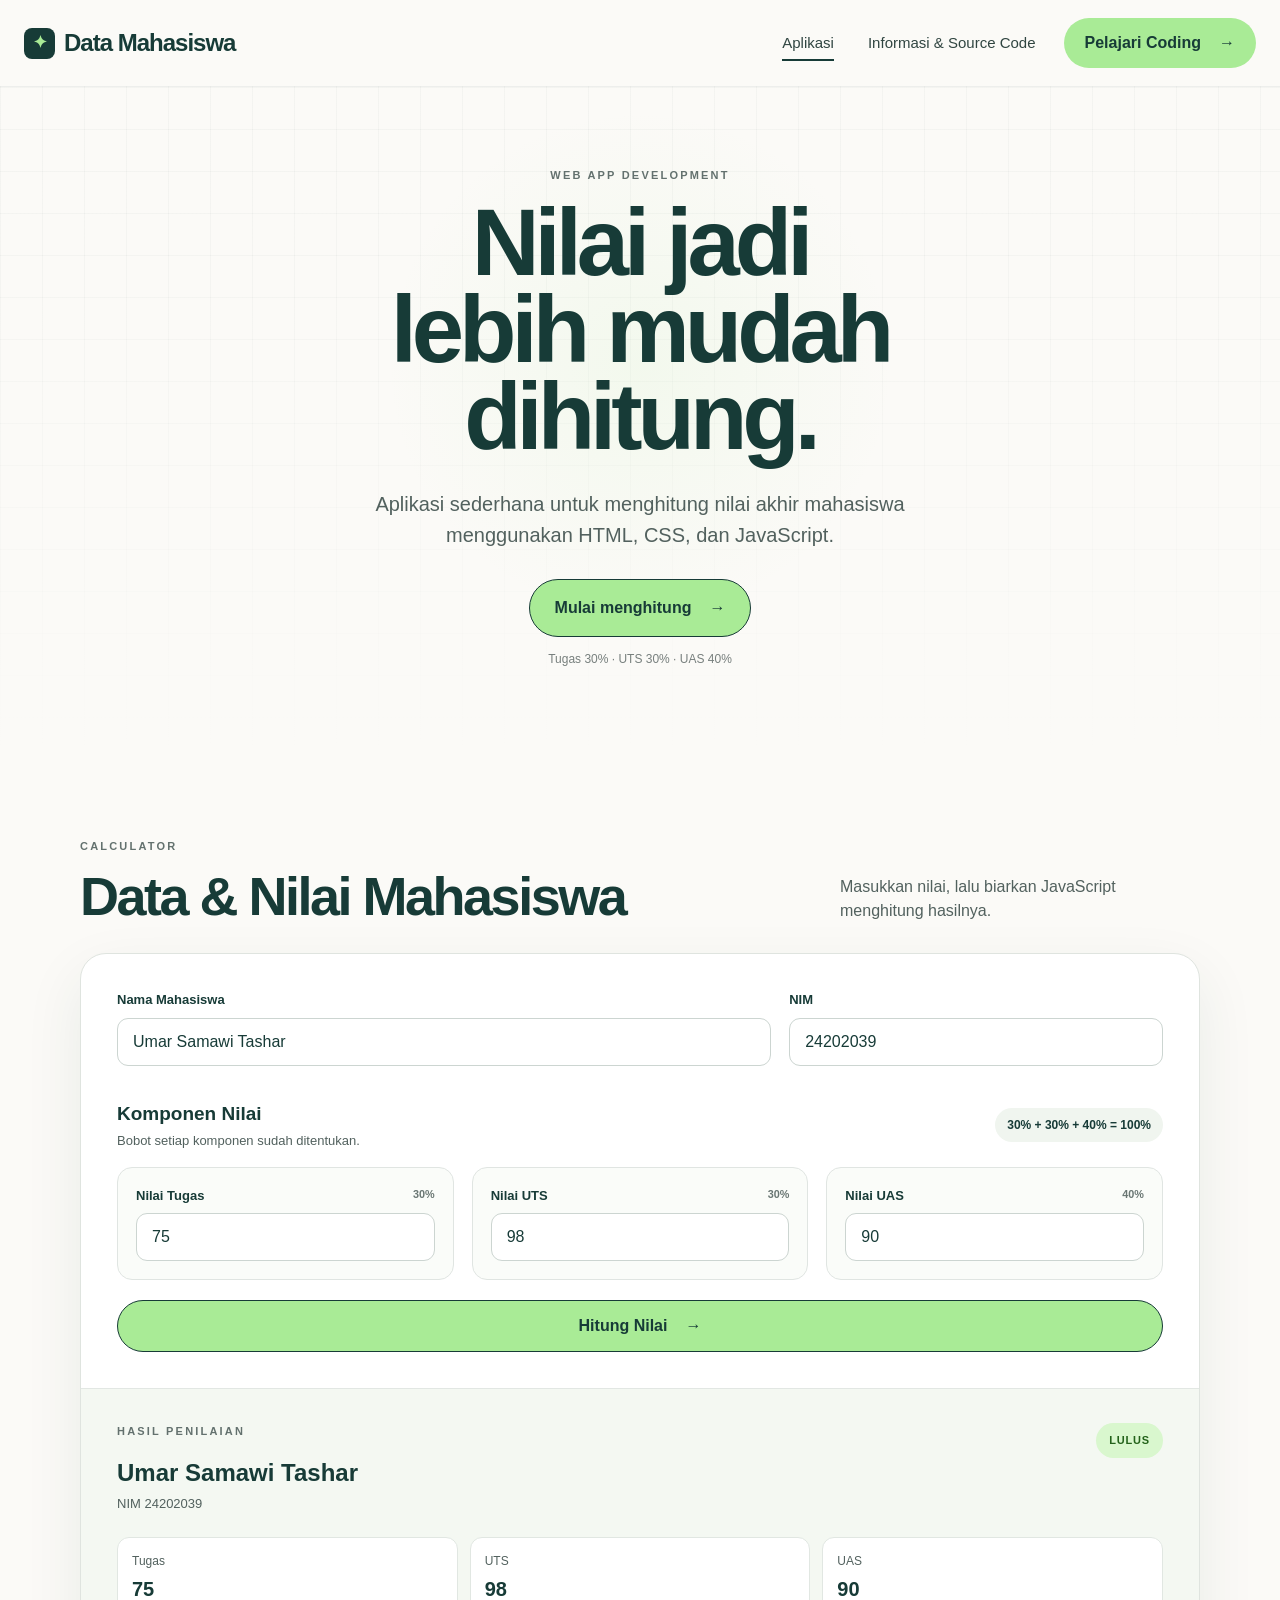
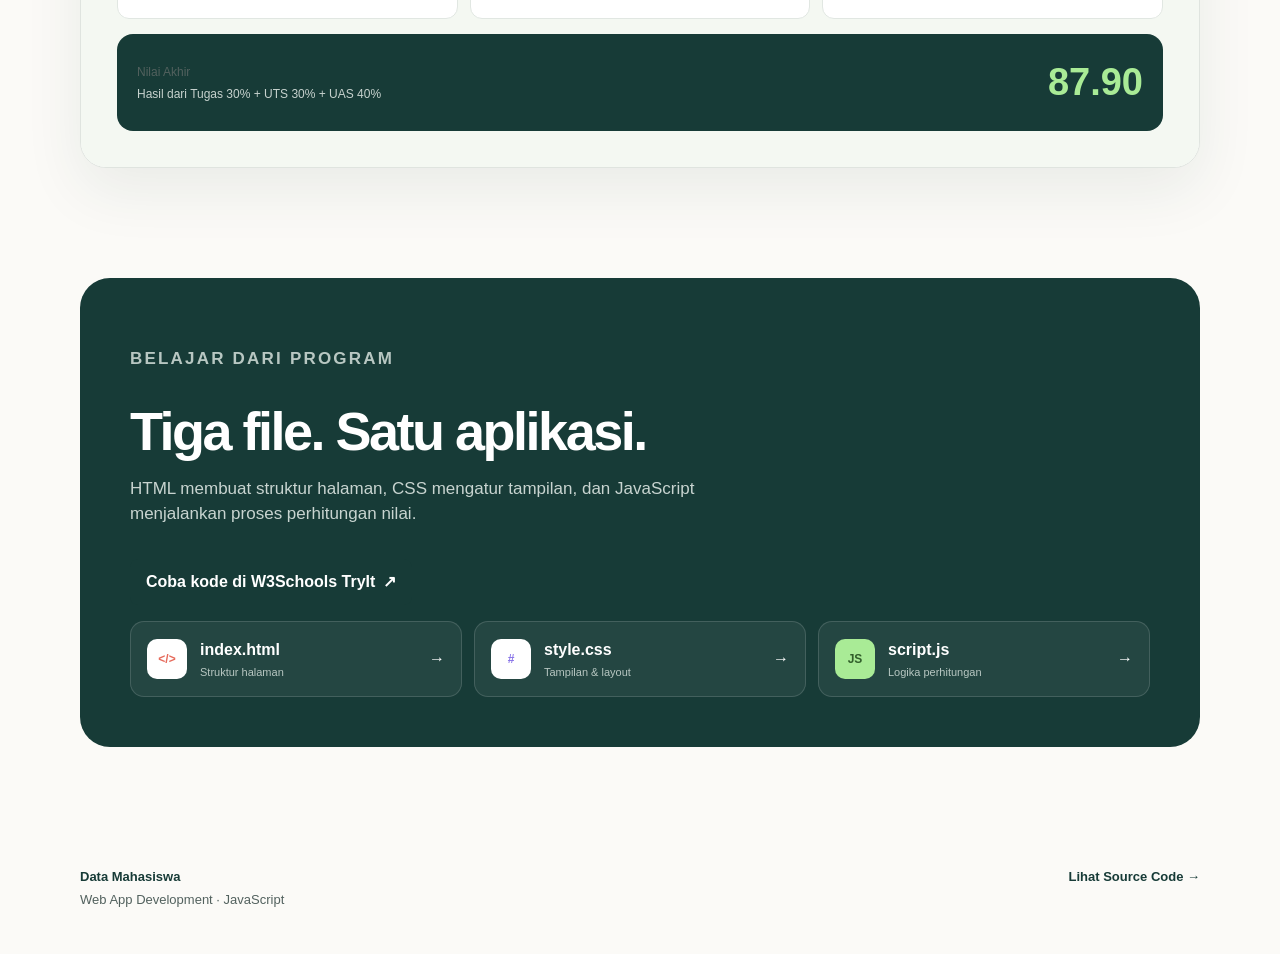
<file: index.html>
<!DOCTYPE html>
<html lang="id">
<head>
    <meta charset="UTF-8">
    <meta name="viewport" content="width=device-width, initial-scale=1.0">
    <meta name="description" content="Web App Data Mahasiswa - Perhitungan nilai dengan JavaScript">
    <title>Data Mahasiswa — Web App</title>
    <link rel="stylesheet" href="style.css">
</head>
<body>

    <header class="site-header">
        <a class="brand" href="index.html" aria-label="Data Mahasiswa">
            <span class="brand-mark">✦</span>
            <span>Data Mahasiswa</span>
        </a>

        <nav class="nav">
            <a class="nav-link active" href="index.html">Aplikasi</a>
            <a class="nav-link" href="informasi.html">Informasi &amp; Source Code</a>
        </nav>

        <a class="header-cta" href="informasi.html">Pelajari Coding <span>→</span></a>
    </header>

    <main>
        <section class="hero">

            <div class="hero-content">
                <p class="eyebrow">WEB APP DEVELOPMENT</p>
                <h1>Nilai jadi<br><span>lebih mudah dihitung.</span></h1>
                <p class="hero-copy">
                    Aplikasi sederhana untuk menghitung nilai akhir mahasiswa
                    menggunakan HTML, CSS, dan JavaScript.
                </p>

                <a class="hero-button" href="#aplikasi">
                    Mulai menghitung <span>→</span>
                </a>

                <p class="micro-copy">Tugas 30% · UTS 30% · UAS 40%</p>
            </div>
        </section>

        <section class="app-section" id="aplikasi">
            <div class="section-heading">
                <div>
                    <p class="eyebrow">CALCULATOR</p>
                    <h2>Data &amp; Nilai Mahasiswa</h2>
                </div>
                <p>Masukkan nilai, lalu biarkan JavaScript menghitung hasilnya.</p>
            </div>

            <div class="app-card">
                <form id="formNilai">
                    <div class="form-grid student-grid">
                        <div class="form-group">
                            <label for="nama">Nama Mahasiswa</label>
                            <input type="text" id="nama" value="Umar Samawi Tashar"
                                   placeholder="Masukkan nama mahasiswa" required>
                        </div>

                        <div class="form-group">
                            <label for="nim">NIM</label>
                            <input type="text" id="nim" value="24202039"
                                   placeholder="Masukkan NIM" required>
                        </div>
                    </div>

                    <div class="score-heading">
                        <div>
                            <h3>Komponen Nilai</h3>
                            <p>Bobot setiap komponen sudah ditentukan.</p>
                        </div>
                        <span class="formula-pill">30% + 30% + 40% = 100%</span>
                    </div>

                    <div class="form-grid score-grid">
                        <div class="score-box">
                            <label for="tugas">Nilai Tugas <small>30%</small></label>
                            <input type="number" id="tugas" value="75" min="0" max="100" required>
                        </div>

                        <div class="score-box">
                            <label for="uts">Nilai UTS <small>30%</small></label>
                            <input type="number" id="uts" value="98" min="0" max="100" required>
                        </div>

                        <div class="score-box">
                            <label for="uas">Nilai UAS <small>40%</small></label>
                            <input type="number" id="uas" value="90" min="0" max="100" required>
                        </div>
                    </div>

                    <button class="calculate-button" type="submit">
                        Hitung Nilai <span>→</span>
                    </button>
                </form>

                <div class="result-panel" aria-live="polite">
                    <div class="result-top">
                        <div>
                            <p class="eyebrow">HASIL PENILAIAN</p>
                            <h3 id="hasilNama">Umar Samawi Tashar</h3>
                            <p id="hasilNim">NIM 24202039</p>
                        </div>
                        <div class="status-badge" id="keterangan">LULUS</div>
                    </div>

                    <div class="result-scores">
                        <div><span>Tugas</span><strong id="hasilTugas">75</strong></div>
                        <div><span>UTS</span><strong id="hasilUts">98</strong></div>
                        <div><span>UAS</span><strong id="hasilUas">90</strong></div>
                    </div>

                    <div class="final-score">
                        <div>
                            <span>Nilai Akhir</span>
                            <p>Hasil dari Tugas 30% + UTS 30% + UAS 40%</p>
                        </div>
                        <strong id="nilaiAkhir">87.90</strong>
                    </div>
                </div>
            </div>
        </section>

        <section class="learning-section">
            <div class="learning-card">
                <p class="eyebrow">BELAJAR DARI PROGRAM</p>
                <h2>Tiga file. Satu aplikasi.</h2>
                <p>
                    HTML membuat struktur halaman, CSS mengatur tampilan,
                    dan JavaScript menjalankan proses perhitungan nilai.
                </p>

                <div class="learning-action">
                    <a class="tryit-link" href="informasi.html#tryit">
                        Coba kode di W3Schools TryIt <span>↗</span>
                    </a>
                </div>

                <div class="tech-grid">
                    <a href="informasi.html#html" class="tech-card">
                        <span class="tech-icon html-icon">&lt;/&gt;</span>
                        <span><b>index.html</b><small>Struktur halaman</small></span>
                        <span>→</span>
                    </a>
                    <a href="informasi.html#css" class="tech-card">
                        <span class="tech-icon css-icon">#</span>
                        <span><b>style.css</b><small>Tampilan &amp; layout</small></span>
                        <span>→</span>
                    </a>
                    <a href="informasi.html#javascript" class="tech-card">
                        <span class="tech-icon js-icon">JS</span>
                        <span><b>script.js</b><small>Logika perhitungan</small></span>
                        <span>→</span>
                    </a>
                </div>
            </div>
        </section>
    </main>

    <footer class="site-footer">
        <div>
            <strong>Data Mahasiswa</strong>
            <span>Web App Development · JavaScript</span>
        </div>
        <a href="informasi.html">Lihat Source Code →</a>
    </footer>

    <script src="script.js"></script>
</body>
</html>
</file>
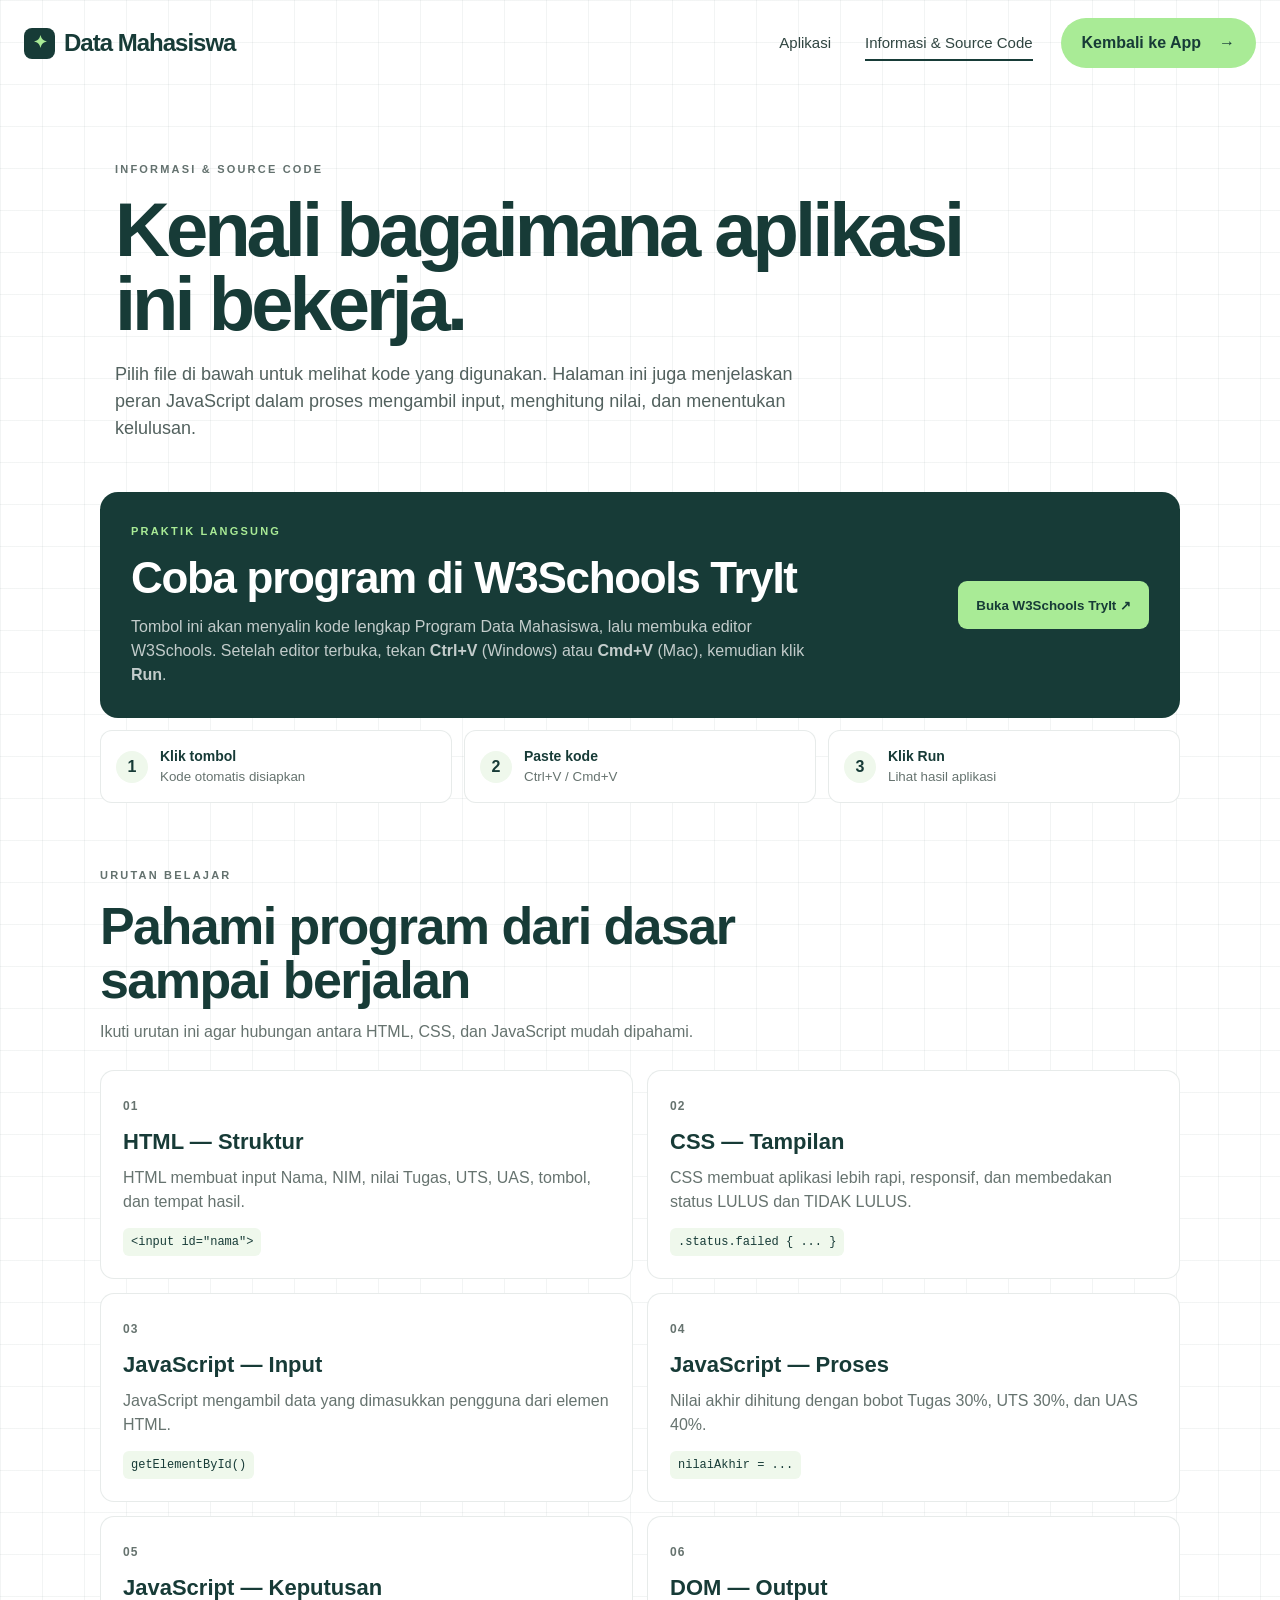
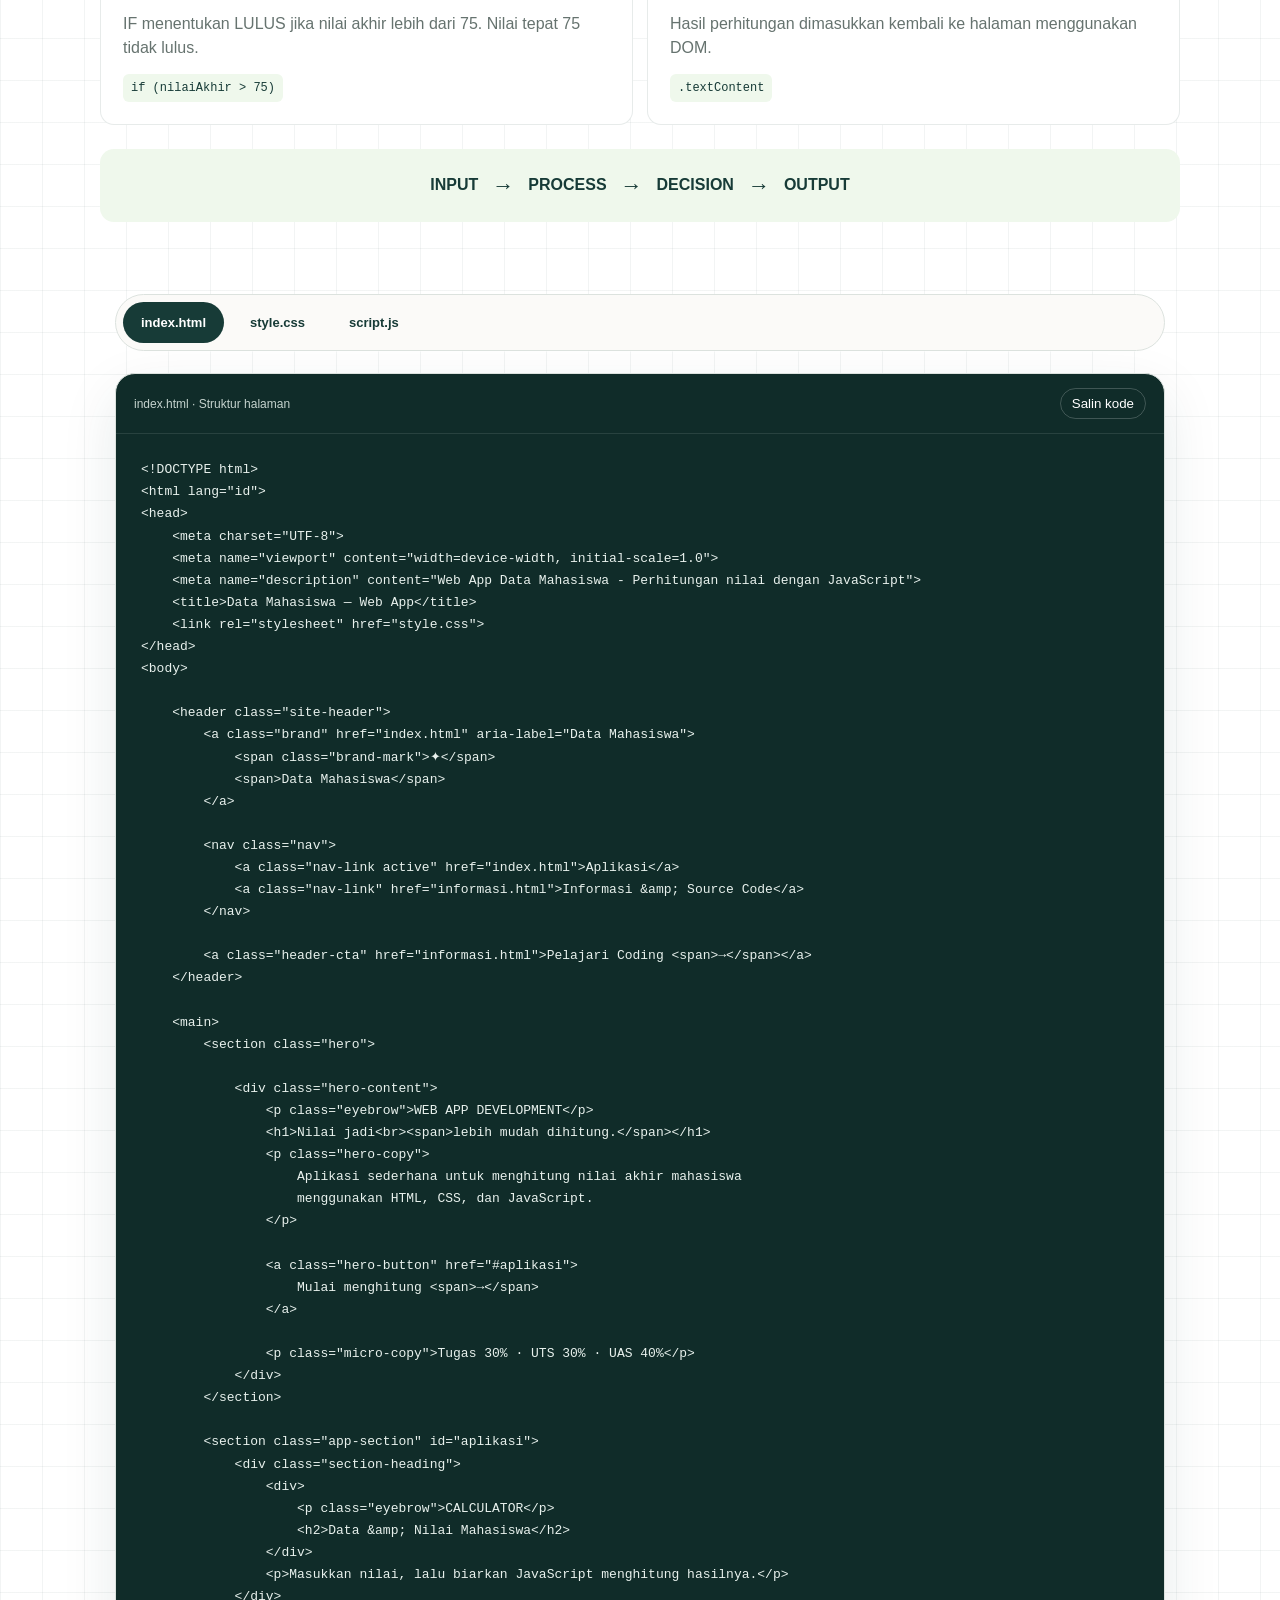
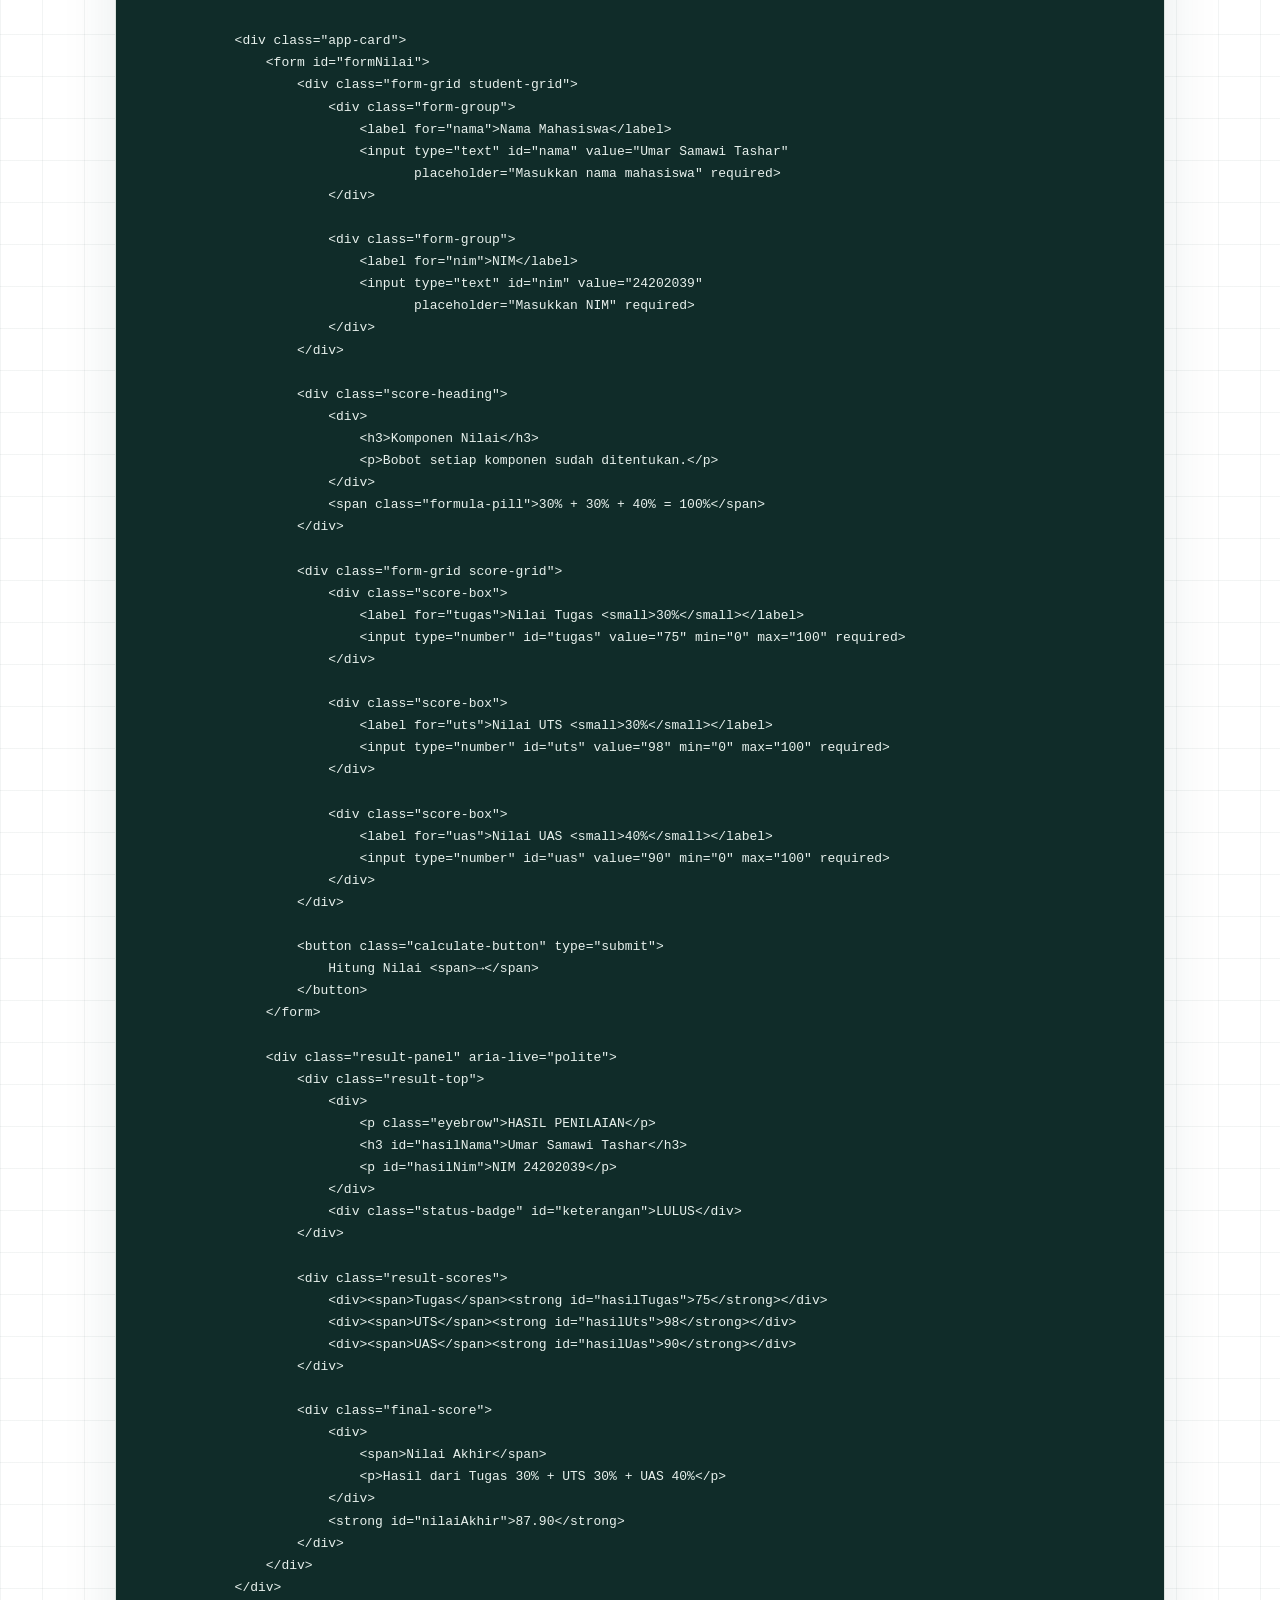
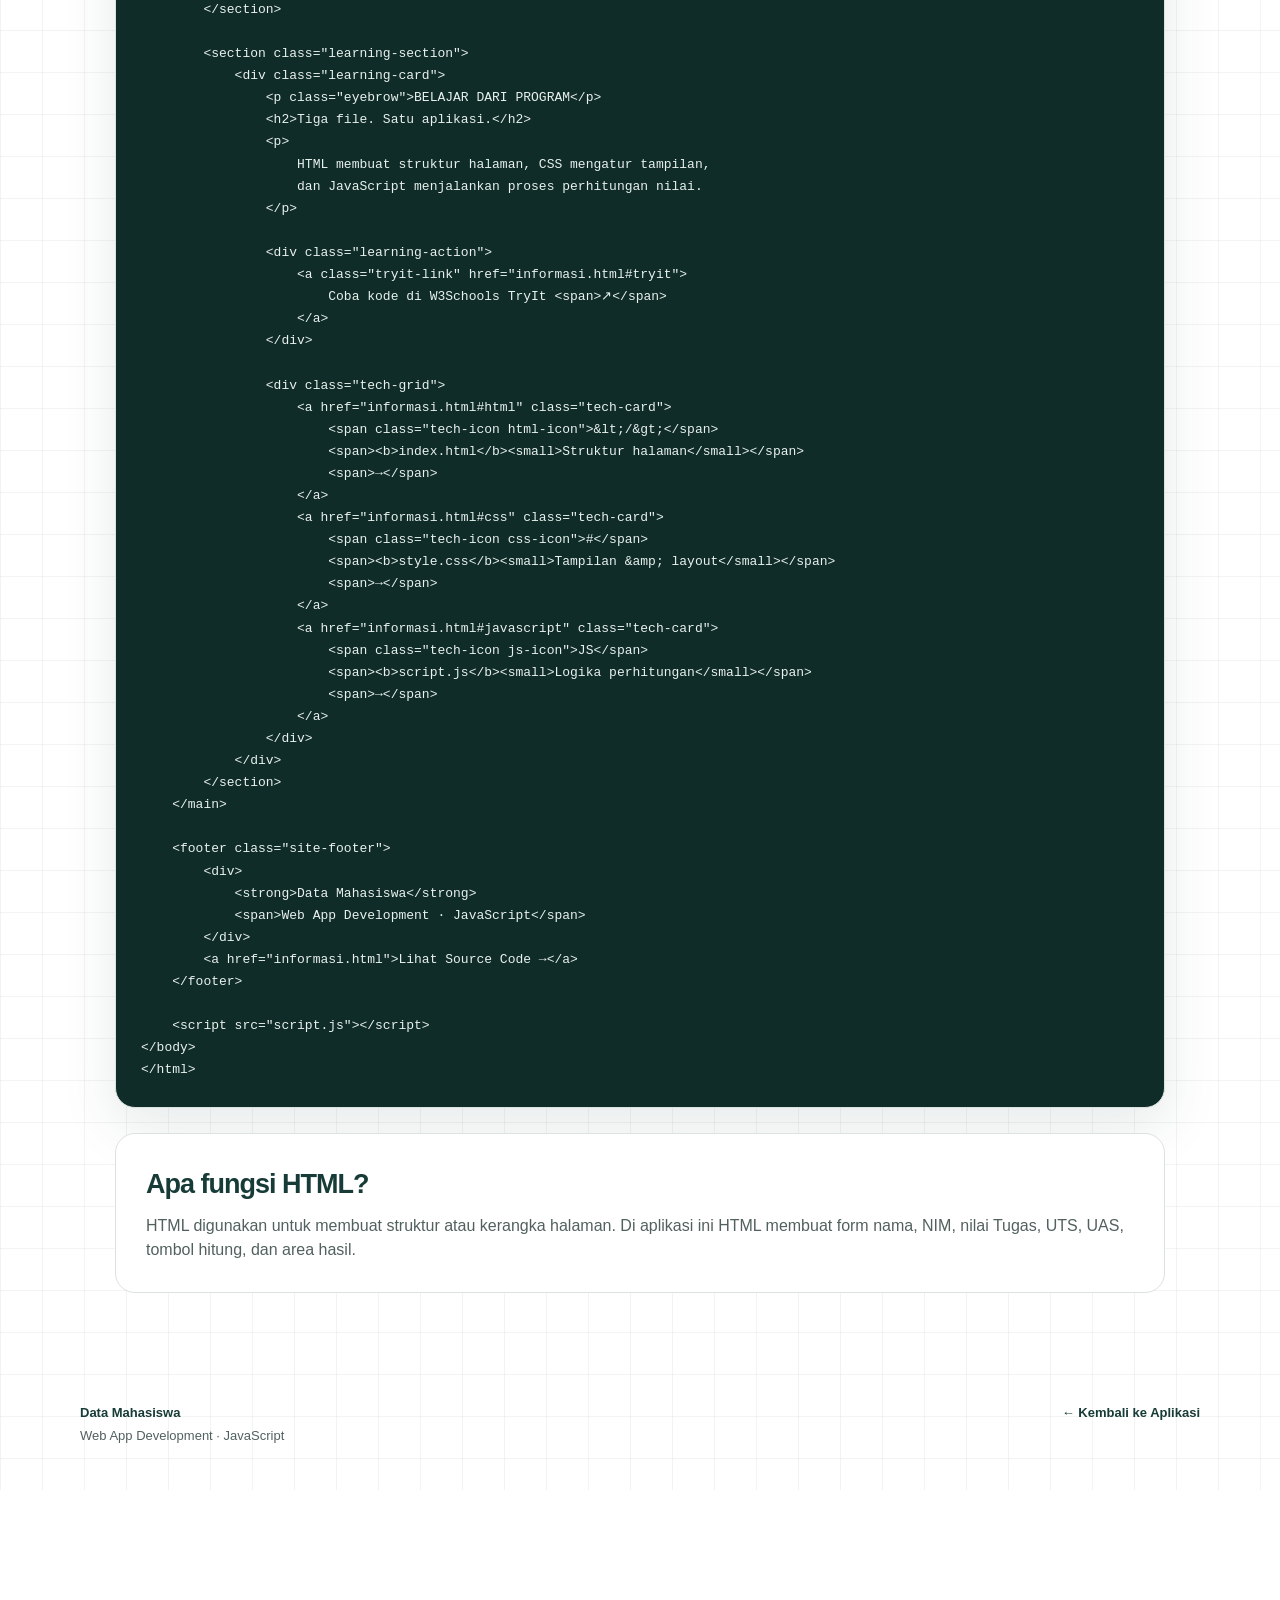
<file: informasi.html>
<!DOCTYPE html>
<html lang="id">
<head>
    <meta charset="UTF-8">
    <meta name="viewport" content="width=device-width, initial-scale=1.0">
    <meta name="description" content="Informasi dan source code Web App Data Mahasiswa">
    <title>Informasi & Source Code — Data Mahasiswa</title>
    <link rel="stylesheet" href="style.css">
</head>
<body class="code-page">

    <header class="site-header">
        <a class="brand" href="index.html">
            <span class="brand-mark">✦</span>
            <span>Data Mahasiswa</span>
        </a>

        <nav class="nav">
            <a class="nav-link" href="index.html">Aplikasi</a>
            <a class="nav-link active" href="informasi.html">Informasi &amp; Source Code</a>
        </nav>

        <a class="header-cta" href="index.html">Kembali ke App <span>→</span></a>
    </header>

    <main>
        <section class="code-hero">
            <p class="eyebrow">INFORMASI &amp; SOURCE CODE</p>
            <h1>Kenali bagaimana aplikasi ini bekerja.</h1>
            <p>
                Pilih file di bawah untuk melihat kode yang digunakan.
                Halaman ini juga menjelaskan peran JavaScript dalam proses
                mengambil input, menghitung nilai, dan menentukan kelulusan.
            </p>
        </section>

        <section class="tryit-section" id="tryit">
            <div class="tryit-card">
                <div>
                    <p class="eyebrow">PRAKTIK LANGSUNG</p>
                    <h2>Coba program di W3Schools TryIt</h2>
                    <p>
                        Tombol ini akan menyalin kode lengkap Program Data Mahasiswa,
                        lalu membuka editor W3Schools. Setelah editor terbuka, tekan
                        <strong>Ctrl+V</strong> (Windows) atau <strong>Cmd+V</strong> (Mac),
                        kemudian klik <strong>Run</strong>.
                    </p>
                </div>
                <button class="tryit-button" id="tryItButton">
                    Buka W3Schools TryIt <span>↗</span>
                </button>
            </div>
            <div class="tryit-steps">
                <div><span>1</span><b>Klik tombol</b><small>Kode otomatis disiapkan</small></div>
                <div><span>2</span><b>Paste kode</b><small>Ctrl+V / Cmd+V</small></div>
                <div><span>3</span><b>Klik Run</b><small>Lihat hasil aplikasi</small></div>
            </div>
        </section>

        <section class="learning-order" id="alur-belajar">
            <div class="learning-order-head">
                <p class="eyebrow">URUTAN BELAJAR</p>
                <h2>Pahami program dari dasar sampai berjalan</h2>
                <p>Ikuti urutan ini agar hubungan antara HTML, CSS, dan JavaScript mudah dipahami.</p>
            </div>

            <div class="learning-order-grid">
                <article>
                    <span>01</span>
                    <h3>HTML — Struktur</h3>
                    <p>HTML membuat input Nama, NIM, nilai Tugas, UTS, UAS, tombol, dan tempat hasil.</p>
                    <code>&lt;input id="nama"&gt;</code>
                </article>
                <article>
                    <span>02</span>
                    <h3>CSS — Tampilan</h3>
                    <p>CSS membuat aplikasi lebih rapi, responsif, dan membedakan status LULUS dan TIDAK LULUS.</p>
                    <code>.status.failed { ... }</code>
                </article>
                <article>
                    <span>03</span>
                    <h3>JavaScript — Input</h3>
                    <p>JavaScript mengambil data yang dimasukkan pengguna dari elemen HTML.</p>
                    <code>getElementById()</code>
                </article>
                <article>
                    <span>04</span>
                    <h3>JavaScript — Proses</h3>
                    <p>Nilai akhir dihitung dengan bobot Tugas 30%, UTS 30%, dan UAS 40%.</p>
                    <code>nilaiAkhir = ...</code>
                </article>
                <article>
                    <span>05</span>
                    <h3>JavaScript — Keputusan</h3>
                    <p>IF menentukan LULUS jika nilai akhir lebih dari 75. Nilai tepat 75 tidak lulus.</p>
                    <code>if (nilaiAkhir &gt; 75)</code>
                </article>
                <article>
                    <span>06</span>
                    <h3>DOM — Output</h3>
                    <p>Hasil perhitungan dimasukkan kembali ke halaman menggunakan DOM.</p>
                    <code>.textContent</code>
                </article>
            </div>

            <div class="learning-flow">
                <strong>INPUT</strong><span>→</span><strong>PROCESS</strong><span>→</span><strong>DECISION</strong><span>→</span><strong>OUTPUT</strong>
            </div>
        </section>

        <section class="code-wrap">
            <div class="code-tabs" role="tablist" aria-label="Source code">
                <button class="code-tab active" data-target="html" role="tab">index.html</button>
                <button class="code-tab" data-target="css" role="tab">style.css</button>
                <button class="code-tab" data-target="javascript" role="tab">script.js</button>
            </div>

            <article class="code-panel active" id="html">
                <div class="code-card">
                    <div class="code-card-head">
                        <span>index.html · Struktur halaman</span>
                        <button class="copy-button" data-copy="htmlCode">Salin kode</button>
                    </div>
                    <pre><code id="htmlCode"></code></pre>
                </div>

                <div class="explanation">
                    <h2>Apa fungsi HTML?</h2>
                    <p>
                        HTML digunakan untuk membuat struktur atau kerangka halaman.
                        Di aplikasi ini HTML membuat form nama, NIM, nilai Tugas, UTS,
                        UAS, tombol hitung, dan area hasil.
                    </p>
                </div>
            </article>

            <article class="code-panel" id="css">
                <div class="code-card">
                    <div class="code-card-head">
                        <span>style.css · Tampilan aplikasi</span>
                        <button class="copy-button" data-copy="cssCode">Salin kode</button>
                    </div>
                    <pre><code id="cssCode"></code></pre>
                </div>

                <div class="explanation">
                    <h2>Apa fungsi CSS?</h2>
                    <p>
                        CSS mengatur warna, ukuran, jarak, layout, tombol, card,
                        responsive design, dan visual halaman. Desainnya dibuat
                        dengan pendekatan editorial minimal seperti referensi
                        Buffer: background terang, grid tipis, tipografi besar,
                        rounded card, dan aksen hijau.
                    </p>
                </div>
            </article>

            <article class="code-panel" id="javascript">
                <div class="code-card">
                    <div class="code-card-head">
                        <span>script.js · Logika aplikasi</span>
                        <button class="copy-button" data-copy="jsCode">Salin kode</button>
                    </div>
                    <pre><code id="jsCode"></code></pre>
                </div>

                <div class="explanation">
                    <h2>Bagaimana JavaScript digunakan?</h2>
                    <p>
                        JavaScript adalah bagian yang membuat halaman menjadi interaktif.
                        Pada aplikasi ini, JavaScript melakukan empat proses utama:
                    </p>

                    <ol class="explanation-list">
                        <li>
                            <span class="number">1</span>
                            <div>
                                <b>Mengambil input</b>
                                <span>Nama, NIM, Tugas, UTS, dan UAS diambil dari elemen HTML menggunakan <code>getElementById()</code>.</span>
                            </div>
                        </li>
                        <li>
                            <span class="number">2</span>
                            <div>
                                <b>Mengubah nilai menjadi angka</b>
                                <span><code>Number()</code> digunakan agar nilai input dapat dihitung sebagai angka.</span>
                            </div>
                        </li>
                        <li>
                            <span class="number">3</span>
                            <div>
                                <b>Menghitung nilai akhir</b>
                                <span>JavaScript menerapkan bobot Tugas 30%, UTS 30%, dan UAS 40%.</span>
                            </div>
                        </li>
                        <li>
                            <span class="number">4</span>
                            <div>
                                <b>Menentukan kelulusan</b>
                                <span>Jika nilai akhir lebih dari 75 maka tampil <b>LULUS</b>. Selain itu tampil <b>TIDAK LULUS</b>.</span>
                            </div>
                        </li>
                    </ol>

                    <div class="formula-box">
                        Nilai Akhir = (Tugas × 0.30) + (UTS × 0.30) + (UAS × 0.40)
                    </div>
                </div>
            </article>
        </section>
    </main>

    <footer class="site-footer">
        <div>
            <strong>Data Mahasiswa</strong>
            <span>Web App Development · JavaScript</span>
        </div>
        <a href="index.html">← Kembali ke Aplikasi</a>
    </footer>

    <script src="informasi.js"></script>
</body>
</html>
</file>
<file: style.css>
* {
    margin: 0;
    padding: 0;
    box-sizing: border-box;
}

:root {
    --ink: #173b37;
    --ink-soft: #52615e;
    --lime: #a9eb96;
    --lime-dark: #7bcf68;
    --cream: #fbfaf7;
    --paper: #ffffff;
    --line: #dfe4df;
    --grid: rgba(23, 59, 55, 0.055);
    --blue: #5c9ef5;
    --red: #e66a5b;
    --purple: #8873e8;
}

html {
    scroll-behavior: smooth;
}

body {
    min-height: 100vh;
    background: var(--cream);
    color: var(--ink);
    font-family: Arial, Helvetica, sans-serif;
    line-height: 1.5;
}

a {
    color: inherit;
    text-decoration: none;
}

.site-header {
    position: relative;
    z-index: 10;
    width: min(1280px, calc(100% - 48px));
    margin: 0 auto;
    min-height: 86px;
    display: flex;
    align-items: center;
    justify-content: space-between;
    gap: 28px;
}

.brand {
    display: inline-flex;
    align-items: center;
    gap: 9px;
    font-size: 24px;
    font-weight: 800;
    letter-spacing: -1px;
}

.brand-mark {
    display: grid;
    place-items: center;
    width: 31px;
    height: 31px;
    border-radius: 8px;
    background: var(--ink);
    color: var(--lime);
    font-size: 17px;
}

.nav {
    display: flex;
    align-items: center;
    gap: 34px;
    margin-left: auto;
}

.nav-link {
    font-size: 15px;
    color: #304541;
    position: relative;
}

.nav-link::after {
    content: "";
    position: absolute;
    left: 0;
    right: 0;
    bottom: -7px;
    height: 2px;
    background: var(--ink);
    transform: scaleX(0);
    transform-origin: center;
    transition: transform .2s ease;
}

.nav-link:hover::after,
.nav-link.active::after {
    transform: scaleX(1);
}

.header-cta,
.hero-button,
.calculate-button {
    display: inline-flex;
    align-items: center;
    justify-content: center;
    gap: 18px;
    border: 1px solid var(--ink);
    background: var(--lime);
    color: var(--ink);
    border-radius: 999px;
    font-weight: 700;
    transition: transform .2s ease, background .2s ease;
}

.header-cta {
    padding: 13px 21px;
    border: 0;
    white-space: nowrap;
}

.header-cta:hover,
.hero-button:hover,
.calculate-button:hover {
    transform: translateY(-2px);
    background: #b9f3a8;
}

.hero {
    position: relative;
    min-height: 610px;
    display: grid;
    place-items: center;
    overflow: hidden;
    border-top: 1px solid rgba(23, 59, 55, .06);
    background-color: var(--cream);
    background-image:
        linear-gradient(rgba(23, 59, 55, .032) 1px, transparent 1px),
        linear-gradient(90deg, rgba(23, 59, 55, .032) 1px, transparent 1px);
    background-size: 42px 42px;
}

.hero::before {
    content: "";
    position: absolute;
    inset: 0;
    background:
        radial-gradient(circle at 50% 42%, rgba(169, 235, 150, .10), transparent 34%),
        linear-gradient(
            to bottom,
            rgba(251, 250, 247, 0) 0%,
            rgba(251, 250, 247, .08) 28%,
            rgba(251, 250, 247, .58) 72%,
            var(--cream) 100%
        );
    pointer-events: none;
}

.hero-content {
    position: relative;
    z-index: 2;
    width: min(820px, calc(100% - 40px));
    text-align: center;
    padding: 80px 0;
}

.eyebrow {
    margin-bottom: 15px;
    font-size: 11px;
    font-weight: 800;
    letter-spacing: 2.2px;
    color: #63716e;
}

.hero h1 {
    font-size: clamp(56px, 8vw, 94px);
    line-height: .93;
    letter-spacing: -5px;
    font-weight: 800;
    margin-bottom: 28px;
}

.hero h1 span {
    display: inline-block;
}

.hero-copy {
    max-width: 590px;
    margin: 0 auto 28px;
    font-size: 20px;
    line-height: 1.55;
    color: var(--ink-soft);
}

.hero-button {
    padding: 16px 25px;
    font-size: 16px;
}

.micro-copy {
    margin-top: 13px;
    font-size: 12px;
    color: #777f7d;
}

.app-section,
.learning-section {
    width: min(1120px, calc(100% - 40px));
    margin: 0 auto;
    padding: 90px 0;
}

.section-heading {
    display: flex;
    align-items: end;
    justify-content: space-between;
    gap: 30px;
    margin-bottom: 30px;
}

.section-heading h2,
.learning-card h2 {
    font-size: clamp(34px, 5vw, 54px);
    line-height: 1;
    letter-spacing: -2.5px;
}

.section-heading > p {
    max-width: 360px;
    color: var(--ink-soft);
}

.app-card {
    overflow: hidden;
    border: 1px solid #dfe4df;
    border-radius: 26px;
    background: var(--paper);
    box-shadow: 0 22px 60px rgba(23, 59, 55, .08);
}

.app-card form {
    padding: 36px;
}

.form-grid {
    display: grid;
    gap: 18px;
}

.student-grid {
    grid-template-columns: 1.4fr .8fr;
}

.form-group label,
.score-box label {
    display: flex;
    justify-content: space-between;
    gap: 12px;
    margin-bottom: 8px;
    font-size: 13px;
    font-weight: 800;
}

.form-group input,
.score-box input {
    width: 100%;
    border: 1px solid #ccd5d1;
    border-radius: 11px;
    padding: 14px 15px;
    background: #fff;
    color: var(--ink);
    font-size: 16px;
    outline: none;
    transition: border .2s ease, box-shadow .2s ease;
}

.form-group input:focus,
.score-box input:focus {
    border-color: var(--ink);
    box-shadow: 0 0 0 4px rgba(169, 235, 150, .3);
}

.score-heading {
    display: flex;
    justify-content: space-between;
    align-items: center;
    gap: 20px;
    margin: 34px 0 16px;
}

.score-heading h3 {
    font-size: 19px;
}

.score-heading p {
    margin-top: 3px;
    color: var(--ink-soft);
    font-size: 13px;
}

.formula-pill {
    padding: 8px 12px;
    border-radius: 999px;
    background: #f0f5ef;
    font-size: 12px;
    font-weight: 800;
    white-space: nowrap;
}

.score-grid {
    grid-template-columns: repeat(3, 1fr);
}

.score-box {
    padding: 18px;
    border: 1px solid #e0e5e2;
    border-radius: 15px;
    background: #fafcf9;
}

.score-box small {
    color: #697673;
}

.calculate-button {
    width: 100%;
    margin-top: 20px;
    padding: 16px;
    cursor: pointer;
    font-size: 16px;
}

.result-panel {
    padding: 34px 36px 36px;
    border-top: 1px solid #e2e7e3;
    background: #f4f8f2;
}

.result-top {
    display: flex;
    align-items: start;
    justify-content: space-between;
    gap: 20px;
}

.result-top h3 {
    margin-bottom: 3px;
    font-size: 24px;
}

.result-top p:last-child {
    color: var(--ink-soft);
    font-size: 13px;
}

.status-badge {
    padding: 9px 13px;
    border-radius: 999px;
    background: #d9f7ce;
    color: #23621a;
    font-size: 11px;
    font-weight: 900;
    letter-spacing: .8px;
}

.status-badge.failed {
    background: #fbdad5;
    color: #8a2c20;
}

.result-scores {
    display: grid;
    grid-template-columns: repeat(3, 1fr);
    gap: 12px;
    margin: 24px 0 15px;
}

.result-scores div {
    padding: 14px;
    border-radius: 12px;
    background: #fff;
    border: 1px solid #e1e7e2;
}

.result-scores span,
.final-score span {
    display: block;
    margin-bottom: 4px;
    color: var(--ink-soft);
    font-size: 12px;
}

.result-scores strong {
    font-size: 20px;
}

.final-score {
    display: flex;
    align-items: center;
    justify-content: space-between;
    gap: 25px;
    padding: 20px;
    border-radius: 16px;
    background: var(--ink);
    color: #fff;
}

.final-score p {
    color: #c7d2ce;
    font-size: 12px;
}

.final-score strong {
    font-size: 38px;
    color: var(--lime);
}

.learning-section {
    padding-top: 20px;
}

.learning-card {
    padding: 50px;
    border-radius: 30px;
    background: var(--ink);
    color: #fff;
}

.learning-card .eyebrow {
    color: #b8c7c2;
}

.learning-card > p {
    max-width: 620px;
    margin: 18px 0 32px;
    color: #c8d4d0;
    font-size: 17px;
}

.tech-grid {
    display: grid;
    grid-template-columns: repeat(3, 1fr);
    gap: 12px;
}

.tech-card {
    display: grid;
    grid-template-columns: auto 1fr auto;
    align-items: center;
    gap: 13px;
    padding: 16px;
    border: 1px solid rgba(255,255,255,.14);
    border-radius: 14px;
    background: rgba(255,255,255,.06);
    transition: transform .2s ease, background .2s ease;
}

.tech-card:hover {
    transform: translateY(-3px);
    background: rgba(255,255,255,.1);
}

.tech-card b,
.tech-card small {
    display: block;
}

.tech-card small {
    margin-top: 2px;
    color: #b8c7c2;
    font-size: 11px;
}

.tech-icon {
    display: grid;
    place-items: center;
    width: 40px;
    height: 40px;
    border-radius: 10px;
    background: #fff;
    font-size: 12px;
    font-weight: 900;
}

.html-icon { color: var(--red); }
.css-icon { color: var(--purple); }
.js-icon { color: #315e2a; background: var(--lime); }

.site-footer {
    width: min(1120px, calc(100% - 40px));
    margin: 0 auto;
    padding: 30px 0 45px;
    display: flex;
    justify-content: space-between;
    gap: 25px;
    color: var(--ink-soft);
    font-size: 13px;
}

.site-footer strong,
.site-footer span {
    display: block;
}

.site-footer strong {
    color: var(--ink);
    margin-bottom: 3px;
}

.site-footer a {
    color: var(--ink);
    font-weight: 800;
}

.code-page {
    min-height: 100vh;
    background:
        linear-gradient(var(--grid) 1px, transparent 1px),
        linear-gradient(90deg, var(--grid) 1px, transparent 1px);
    background-size: 42px 42px;
}

.code-hero {
    width: min(1050px, calc(100% - 40px));
    margin: 0 auto;
    padding: 75px 0 50px;
}

.code-hero h1 {
    max-width: 850px;
    font-size: clamp(46px, 7vw, 76px);
    line-height: .98;
    letter-spacing: -4px;
}

.code-hero p:not(.eyebrow) {
    max-width: 680px;
    margin-top: 20px;
    color: var(--ink-soft);
    font-size: 18px;
}

.code-wrap {
    width: min(1050px, calc(100% - 40px));
    margin: 0 auto 80px;
}

.code-tabs {
    position: sticky;
    top: 10px;
    z-index: 5;
    display: flex;
    gap: 8px;
    padding: 7px;
    margin-bottom: 22px;
    border: 1px solid #dce2de;
    border-radius: 999px;
    background: rgba(251,250,247,.88);
    backdrop-filter: blur(12px);
}

.code-tab {
    border: 0;
    border-radius: 999px;
    padding: 11px 18px;
    background: transparent;
    color: var(--ink);
    cursor: pointer;
    font: inherit;
    font-size: 13px;
    font-weight: 800;
}

.code-tab.active {
    background: var(--ink);
    color: #fff;
}

.code-panel {
    display: none;
}

.code-panel.active {
    display: block;
}

.code-card {
    overflow: hidden;
    border: 1px solid #dce2de;
    border-radius: 20px;
    background: #102c29;
    box-shadow: 0 20px 55px rgba(23, 59, 55, .1);
}

.code-card-head {
    display: flex;
    align-items: center;
    justify-content: space-between;
    padding: 14px 18px;
    border-bottom: 1px solid rgba(255,255,255,.1);
    color: #c5d3ce;
    font-size: 12px;
}

.copy-button {
    border: 1px solid rgba(255,255,255,.2);
    border-radius: 999px;
    padding: 7px 11px;
    background: transparent;
    color: #fff;
    cursor: pointer;
}

pre {
    margin: 0;
    padding: 25px;
    overflow: auto;
    color: #e8f1ed;
    font: 13px/1.7 "SFMono-Regular", Consolas, "Liberation Mono", monospace;
    tab-size: 4;
}

.explanation {
    margin-top: 25px;
    padding: 30px;
    border: 1px solid #dce2de;
    border-radius: 20px;
    background: #fff;
}

.explanation h2 {
    margin-bottom: 10px;
    font-size: 27px;
    letter-spacing: -1px;
}

.explanation p {
    color: var(--ink-soft);
}

.explanation-list {
    display: grid;
    gap: 13px;
    margin-top: 20px;
    padding: 0;
    list-style: none;
}

.explanation-list li {
    display: grid;
    grid-template-columns: 32px 1fr;
    gap: 12px;
    align-items: start;
}

.explanation-list b {
    display: block;
    margin-bottom: 2px;
}

.number {
    display: grid;
    place-items: center;
    width: 28px;
    height: 28px;
    border-radius: 50%;
    background: var(--lime);
    color: var(--ink);
    font-size: 12px;
    font-weight: 900;
}

.formula-box {
    margin-top: 20px;
    padding: 18px;
    border-radius: 14px;
    background: #f0f5ef;
    color: var(--ink);
    font-family: "SFMono-Regular", Consolas, monospace;
    font-size: 14px;
    overflow-x: auto;
}

@media (max-width: 800px) {
    .site-header {
        width: min(100% - 30px, 680px);
        flex-wrap: wrap;
        padding: 17px 0;
    }

    .nav {
        order: 3;
        width: 100%;
        justify-content: center;
        gap: 22px;
    }

    .header-cta {
        display: none;
    }

    .hero {
        min-height: 560px;
    }

    .section-heading {
        display: block;
    }

    .section-heading > p {
        margin-top: 12px;
    }

    .student-grid,
    .score-grid,
    .tech-grid {
        grid-template-columns: 1fr;
    }

    .learning-card {
        padding: 32px 24px;
    }
}

@media (max-width: 560px) {
    .site-header {
        min-height: 75px;
    }

    .brand {
        font-size: 20px;
    }

    .nav {
        font-size: 12px;
    }

    .hero h1 {
        letter-spacing: -3px;
    }

    .hero-copy {
        font-size: 17px;
    }

    .app-section,
    .learning-section {
        width: min(100% - 28px, 520px);
        padding: 60px 0;
    }

    .app-card form,
    .result-panel {
        padding: 24px 20px;
    }

    .result-top,
    .final-score,
    .site-footer {
        display: block;
    }

    .status-badge {
        display: inline-block;
        margin-top: 15px;
    }

    .final-score strong {
        display: block;
        margin-top: 12px;
    }

    .code-tabs {
        overflow-x: auto;
        justify-content: flex-start;
    }

    .code-tab {
        white-space: nowrap;
    }

    .code-hero h1 {
        letter-spacing: -3px;
    }
}

/* ==================================================
   W3SCHOOLS TRYIT + MATERI BELAJAR
   ================================================== */

.tryit-section {
    width: min(1080px, calc(100% - 40px));
    margin: 0 auto;
    padding: 0 0 64px;
}

.tryit-card {
    display: flex;
    align-items: center;
    justify-content: space-between;
    gap: 32px;
    padding: 30px;
    border: 1px solid rgba(23, 59, 55, .12);
    border-radius: 18px;
    background: #173b37;
    color: #fff;
}

.tryit-card h2 {
    margin: 0;
    font-size: clamp(28px, 4vw, 44px);
    line-height: 1.05;
    letter-spacing: -.03em;
}

.tryit-card p:not(.eyebrow) {
    max-width: 690px;
    margin: 14px 0 0;
    color: rgba(255,255,255,.74);
}

.tryit-card .eyebrow {
    color: #a9eb96;
}

.tryit-button {
    flex: 0 0 auto;
    min-height: 48px;
    padding: 12px 18px;
    border: 0;
    border-radius: 9px;
    background: #a9eb96;
    color: #173b37;
    font-weight: 800;
    cursor: pointer;
}

.tryit-button:hover {
    background: #c1f4b2;
}

.tryit-steps {
    display: grid;
    grid-template-columns: repeat(3, 1fr);
    gap: 12px;
    margin-top: 12px;
}

.tryit-steps > div {
    display: grid;
    grid-template-columns: 34px 1fr;
    column-gap: 10px;
    align-items: center;
    padding: 15px;
    border: 1px solid rgba(23,59,55,.1);
    border-radius: 12px;
    background: #fff;
}

.tryit-steps span {
    grid-row: 1 / span 2;
    display: grid;
    place-items: center;
    width: 32px;
    height: 32px;
    border-radius: 50%;
    background: #eff8ec;
    color: #173b37;
    font-weight: 800;
}

.tryit-steps b {
    font-size: 14px;
}

.tryit-steps small {
    color: #66736f;
}

.learning-order {
    width: min(1080px, calc(100% - 40px));
    margin: 0 auto;
    padding: 0 0 72px;
}

.learning-order-head {
    max-width: 720px;
    margin-bottom: 26px;
}

.learning-order-head h2 {
    margin: 0;
    font-size: clamp(32px, 5vw, 52px);
    line-height: 1.05;
    letter-spacing: -.03em;
}

.learning-order-head p:not(.eyebrow) {
    color: #66736f;
    margin: 12px 0 0;
}

.learning-order-grid {
    display: grid;
    grid-template-columns: repeat(2, 1fr);
    gap: 14px;
}

.learning-order-grid article {
    padding: 22px;
    border: 1px solid rgba(23,59,55,.1);
    border-radius: 14px;
    background: #fff;
}

.learning-order-grid article > span {
    color: #66736f;
    font-size: 12px;
    font-weight: 800;
    letter-spacing: .1em;
}

.learning-order-grid h3 {
    margin: 8px 0 8px;
    color: #173b37;
    font-size: 22px;
}

.learning-order-grid p {
    margin: 0 0 14px;
    color: #66736f;
}

.learning-order-grid code {
    display: inline-block;
    padding: 5px 8px;
    border-radius: 6px;
    background: #eff8ec;
    color: #173b37;
    font-size: 12px;
}

.learning-flow {
    display: flex;
    align-items: center;
    justify-content: center;
    flex-wrap: wrap;
    gap: 14px;
    margin-top: 24px;
    padding: 20px;
    border-radius: 14px;
    background: #eff8ec;
    color: #173b37;
}

.learning-flow span {
    font-size: 22px;
}

@media (max-width: 760px) {
    .tryit-section,
    .learning-order {
        width: min(100% - 28px, 1080px);
    }

    .tryit-card {
        flex-direction: column;
        align-items: flex-start;
    }

    .tryit-button {
        width: 100%;
    }

    .tryit-steps,
    .learning-order-grid {
        grid-template-columns: 1fr;
    }
}

.learning-action {
    margin: 22px 0 16px;
}

.tryit-link {
    display: inline-flex;
    align-items: center;
    gap: 8px;
    padding: 11px 16px;
    border-radius: 8px;
    background: #173b37;
    color: #fff;
    text-decoration: none;
    font-weight: 800;
}

.tryit-link:hover {
    background: #24564f;
}
</file>
